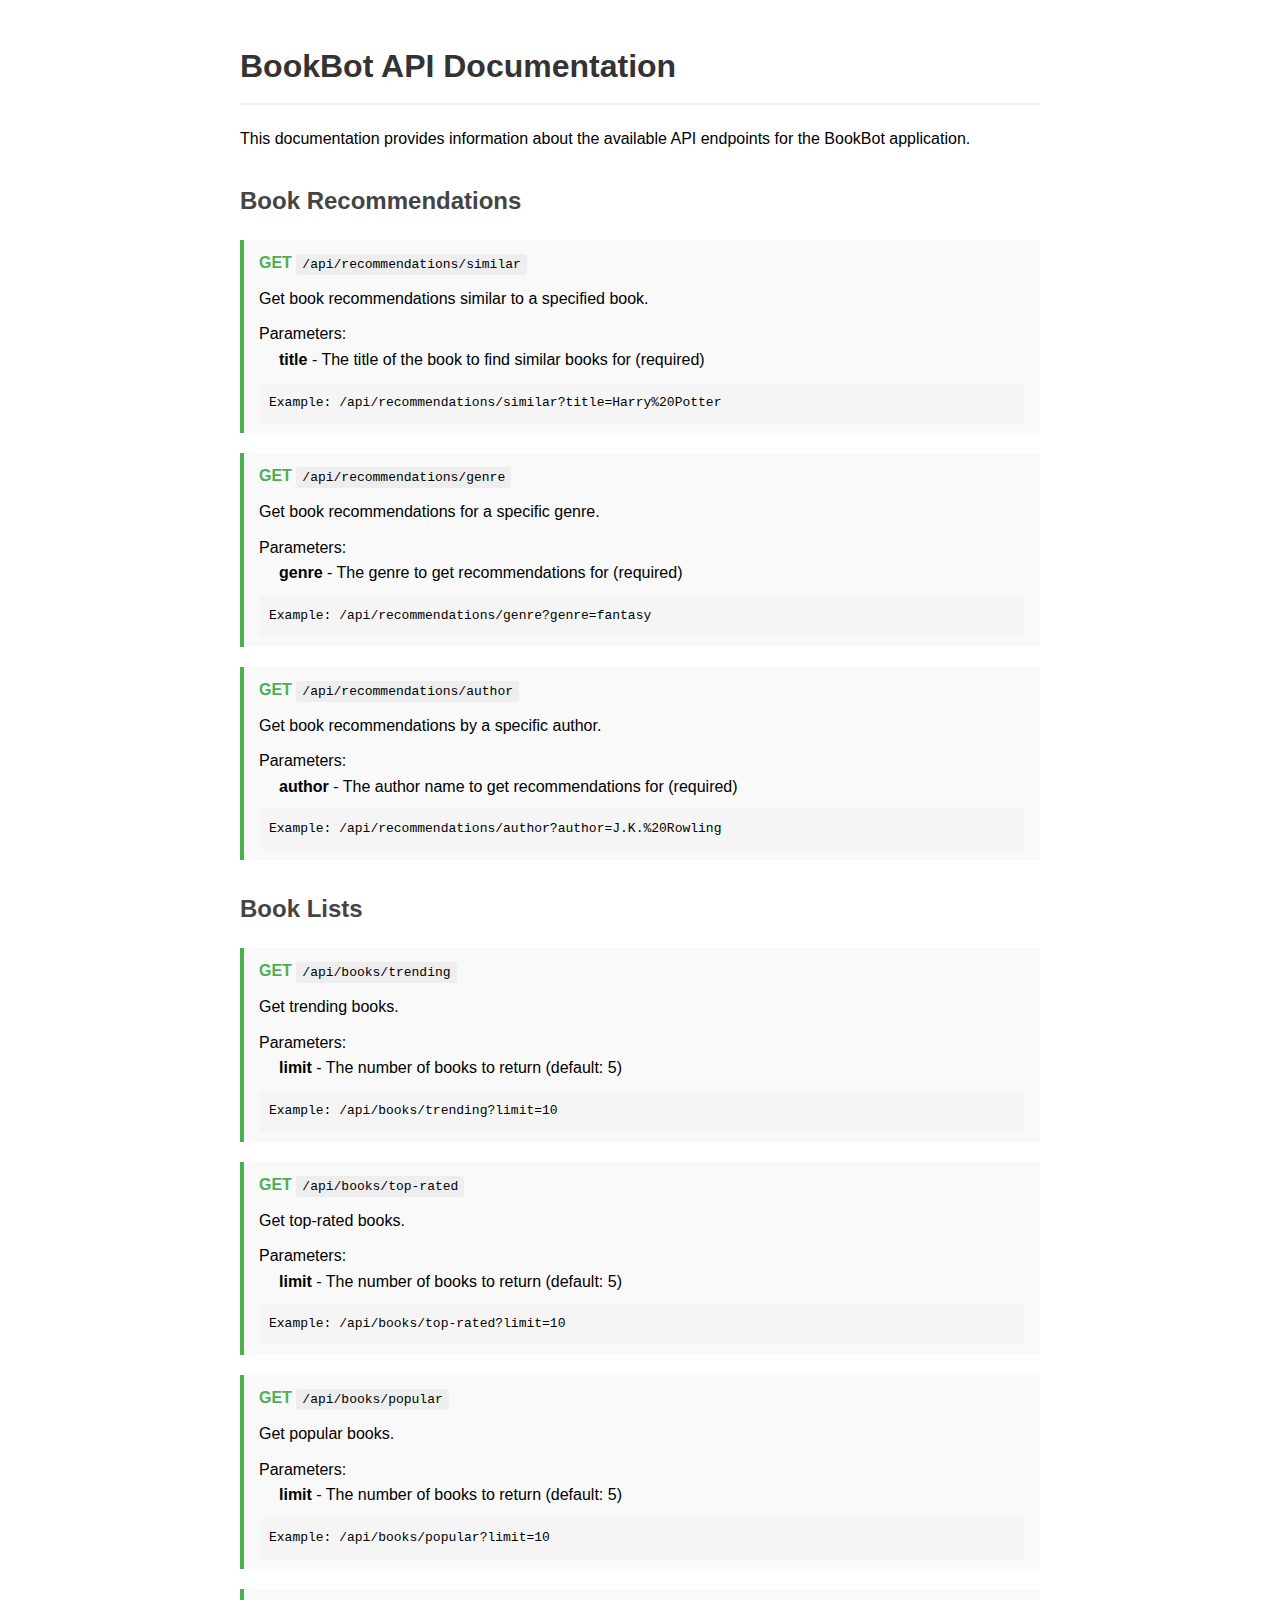
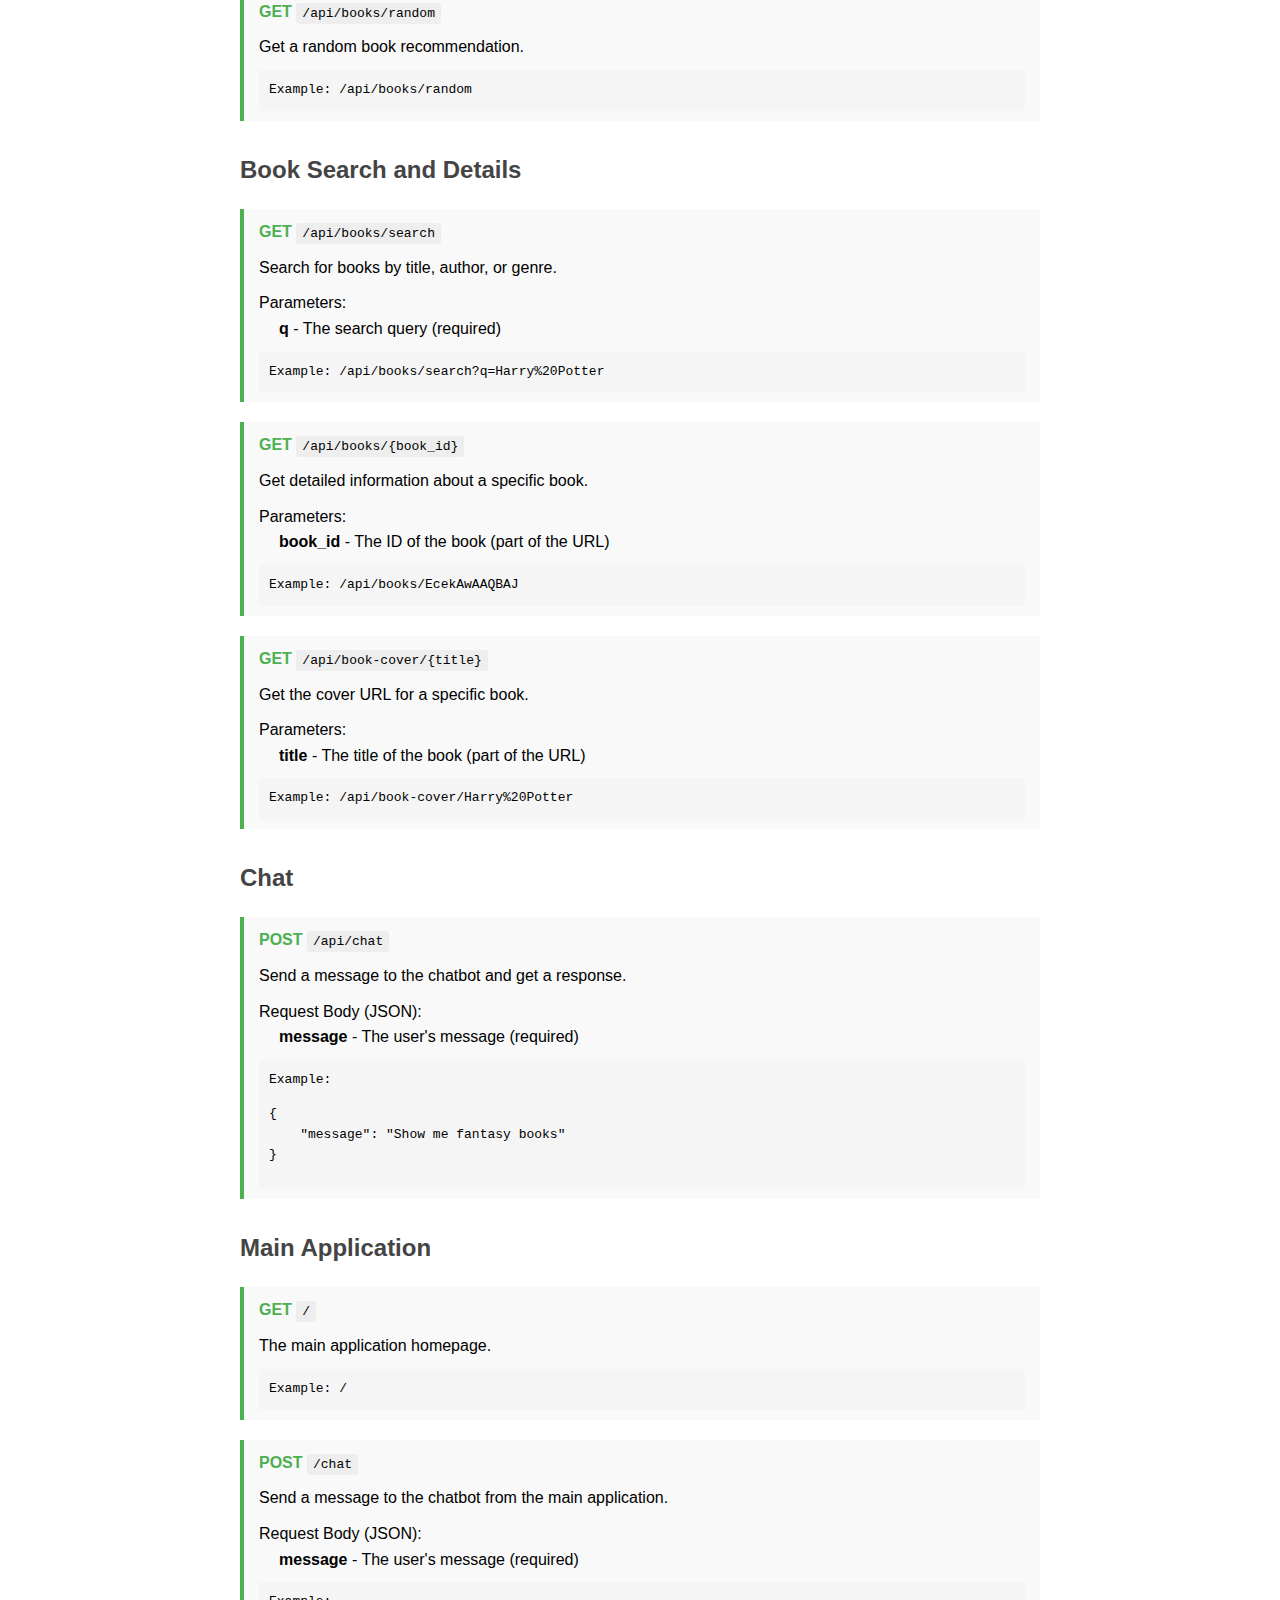
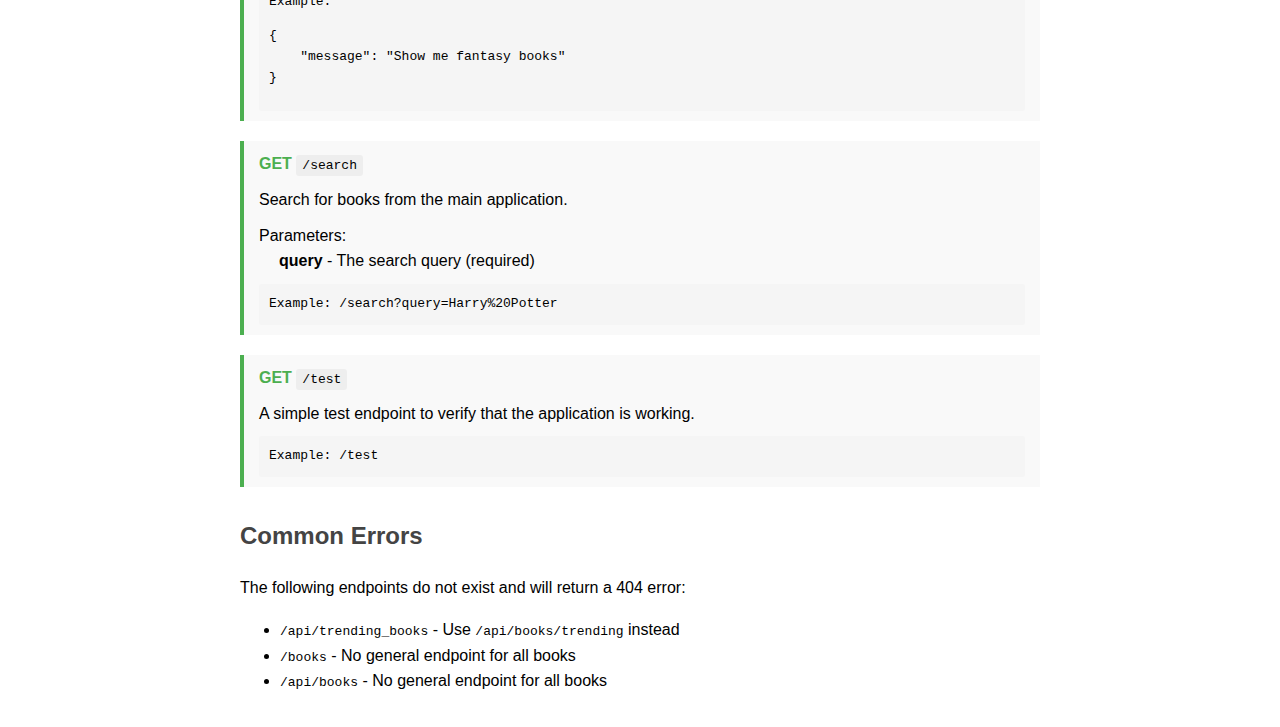
<file: api_docs.html>
<!DOCTYPE html>
<html lang="en">
<head>
    <meta charset="UTF-8">
    <meta name="viewport" content="width=device-width, initial-scale=1.0">
    <title>BookBot API Documentation</title>
    <style>
        body {
            font-family: Arial, sans-serif;
            line-height: 1.6;
            max-width: 800px;
            margin: 0 auto;
            padding: 20px;
        }
        h1 {
            color: #333;
            border-bottom: 2px solid #eee;
            padding-bottom: 10px;
        }
        h2 {
            color: #444;
            margin-top: 30px;
        }
        .endpoint {
            background-color: #f9f9f9;
            border-left: 4px solid #4CAF50;
            padding: 10px 15px;
            margin-bottom: 20px;
        }
        .method {
            font-weight: bold;
            color: #4CAF50;
        }
        .url {
            font-family: monospace;
            background-color: #eee;
            padding: 3px 6px;
            border-radius: 3px;
        }
        .description {
            margin-top: 10px;
        }
        .params {
            margin-top: 10px;
        }
        .param {
            margin-left: 20px;
        }
        .param-name {
            font-weight: bold;
        }
        .example {
            margin-top: 10px;
            font-family: monospace;
            background-color: #f5f5f5;
            padding: 10px;
            border-radius: 3px;
        }
    </style>
</head>
<body>
    <h1>BookBot API Documentation</h1>
    
    <p>This documentation provides information about the available API endpoints for the BookBot application.</p>
    
    <h2>Book Recommendations</h2>
    
    <div class="endpoint">
        <div><span class="method">GET</span> <span class="url">/api/recommendations/similar</span></div>
        <div class="description">Get book recommendations similar to a specified book.</div>
        <div class="params">
            <div>Parameters:</div>
            <div class="param"><span class="param-name">title</span> - The title of the book to find similar books for (required)</div>
        </div>
        <div class="example">Example: /api/recommendations/similar?title=Harry%20Potter</div>
    </div>
    
    <div class="endpoint">
        <div><span class="method">GET</span> <span class="url">/api/recommendations/genre</span></div>
        <div class="description">Get book recommendations for a specific genre.</div>
        <div class="params">
            <div>Parameters:</div>
            <div class="param"><span class="param-name">genre</span> - The genre to get recommendations for (required)</div>
        </div>
        <div class="example">Example: /api/recommendations/genre?genre=fantasy</div>
    </div>
    
    <div class="endpoint">
        <div><span class="method">GET</span> <span class="url">/api/recommendations/author</span></div>
        <div class="description">Get book recommendations by a specific author.</div>
        <div class="params">
            <div>Parameters:</div>
            <div class="param"><span class="param-name">author</span> - The author name to get recommendations for (required)</div>
        </div>
        <div class="example">Example: /api/recommendations/author?author=J.K.%20Rowling</div>
    </div>
    
    <h2>Book Lists</h2>
    
    <div class="endpoint">
        <div><span class="method">GET</span> <span class="url">/api/books/trending</span></div>
        <div class="description">Get trending books.</div>
        <div class="params">
            <div>Parameters:</div>
            <div class="param"><span class="param-name">limit</span> - The number of books to return (default: 5)</div>
        </div>
        <div class="example">Example: /api/books/trending?limit=10</div>
    </div>
    
    <div class="endpoint">
        <div><span class="method">GET</span> <span class="url">/api/books/top-rated</span></div>
        <div class="description">Get top-rated books.</div>
        <div class="params">
            <div>Parameters:</div>
            <div class="param"><span class="param-name">limit</span> - The number of books to return (default: 5)</div>
        </div>
        <div class="example">Example: /api/books/top-rated?limit=10</div>
    </div>
    
    <div class="endpoint">
        <div><span class="method">GET</span> <span class="url">/api/books/popular</span></div>
        <div class="description">Get popular books.</div>
        <div class="params">
            <div>Parameters:</div>
            <div class="param"><span class="param-name">limit</span> - The number of books to return (default: 5)</div>
        </div>
        <div class="example">Example: /api/books/popular?limit=10</div>
    </div>
    
    <div class="endpoint">
        <div><span class="method">GET</span> <span class="url">/api/books/random</span></div>
        <div class="description">Get a random book recommendation.</div>
        <div class="example">Example: /api/books/random</div>
    </div>
    
    <h2>Book Search and Details</h2>
    
    <div class="endpoint">
        <div><span class="method">GET</span> <span class="url">/api/books/search</span></div>
        <div class="description">Search for books by title, author, or genre.</div>
        <div class="params">
            <div>Parameters:</div>
            <div class="param"><span class="param-name">q</span> - The search query (required)</div>
        </div>
        <div class="example">Example: /api/books/search?q=Harry%20Potter</div>
    </div>
    
    <div class="endpoint">
        <div><span class="method">GET</span> <span class="url">/api/books/{book_id}</span></div>
        <div class="description">Get detailed information about a specific book.</div>
        <div class="params">
            <div>Parameters:</div>
            <div class="param"><span class="param-name">book_id</span> - The ID of the book (part of the URL)</div>
        </div>
        <div class="example">Example: /api/books/EcekAwAAQBAJ</div>
    </div>
    
    <div class="endpoint">
        <div><span class="method">GET</span> <span class="url">/api/book-cover/{title}</span></div>
        <div class="description">Get the cover URL for a specific book.</div>
        <div class="params">
            <div>Parameters:</div>
            <div class="param"><span class="param-name">title</span> - The title of the book (part of the URL)</div>
        </div>
        <div class="example">Example: /api/book-cover/Harry%20Potter</div>
    </div>
    
    <h2>Chat</h2>
    
    <div class="endpoint">
        <div><span class="method">POST</span> <span class="url">/api/chat</span></div>
        <div class="description">Send a message to the chatbot and get a response.</div>
        <div class="params">
            <div>Request Body (JSON):</div>
            <div class="param"><span class="param-name">message</span> - The user's message (required)</div>
        </div>
        <div class="example">Example: 
<pre>{
    "message": "Show me fantasy books"
}</pre>
        </div>
    </div>
    
    <h2>Main Application</h2>
    
    <div class="endpoint">
        <div><span class="method">GET</span> <span class="url">/</span></div>
        <div class="description">The main application homepage.</div>
        <div class="example">Example: /</div>
    </div>
    
    <div class="endpoint">
        <div><span class="method">POST</span> <span class="url">/chat</span></div>
        <div class="description">Send a message to the chatbot from the main application.</div>
        <div class="params">
            <div>Request Body (JSON):</div>
            <div class="param"><span class="param-name">message</span> - The user's message (required)</div>
        </div>
        <div class="example">Example: 
<pre>{
    "message": "Show me fantasy books"
}</pre>
        </div>
    </div>
    
    <div class="endpoint">
        <div><span class="method">GET</span> <span class="url">/search</span></div>
        <div class="description">Search for books from the main application.</div>
        <div class="params">
            <div>Parameters:</div>
            <div class="param"><span class="param-name">query</span> - The search query (required)</div>
        </div>
        <div class="example">Example: /search?query=Harry%20Potter</div>
    </div>
    
    <div class="endpoint">
        <div><span class="method">GET</span> <span class="url">/test</span></div>
        <div class="description">A simple test endpoint to verify that the application is working.</div>
        <div class="example">Example: /test</div>
    </div>
    
    <h2>Common Errors</h2>
    
    <p>The following endpoints do not exist and will return a 404 error:</p>
    <ul>
        <li><code>/api/trending_books</code> - Use <code>/api/books/trending</code> instead</li>
        <li><code>/books</code> - No general endpoint for all books</li>
        <li><code>/api/books</code> - No general endpoint for all books</li>
    </ul>
    
</body>
</html>
</file>
